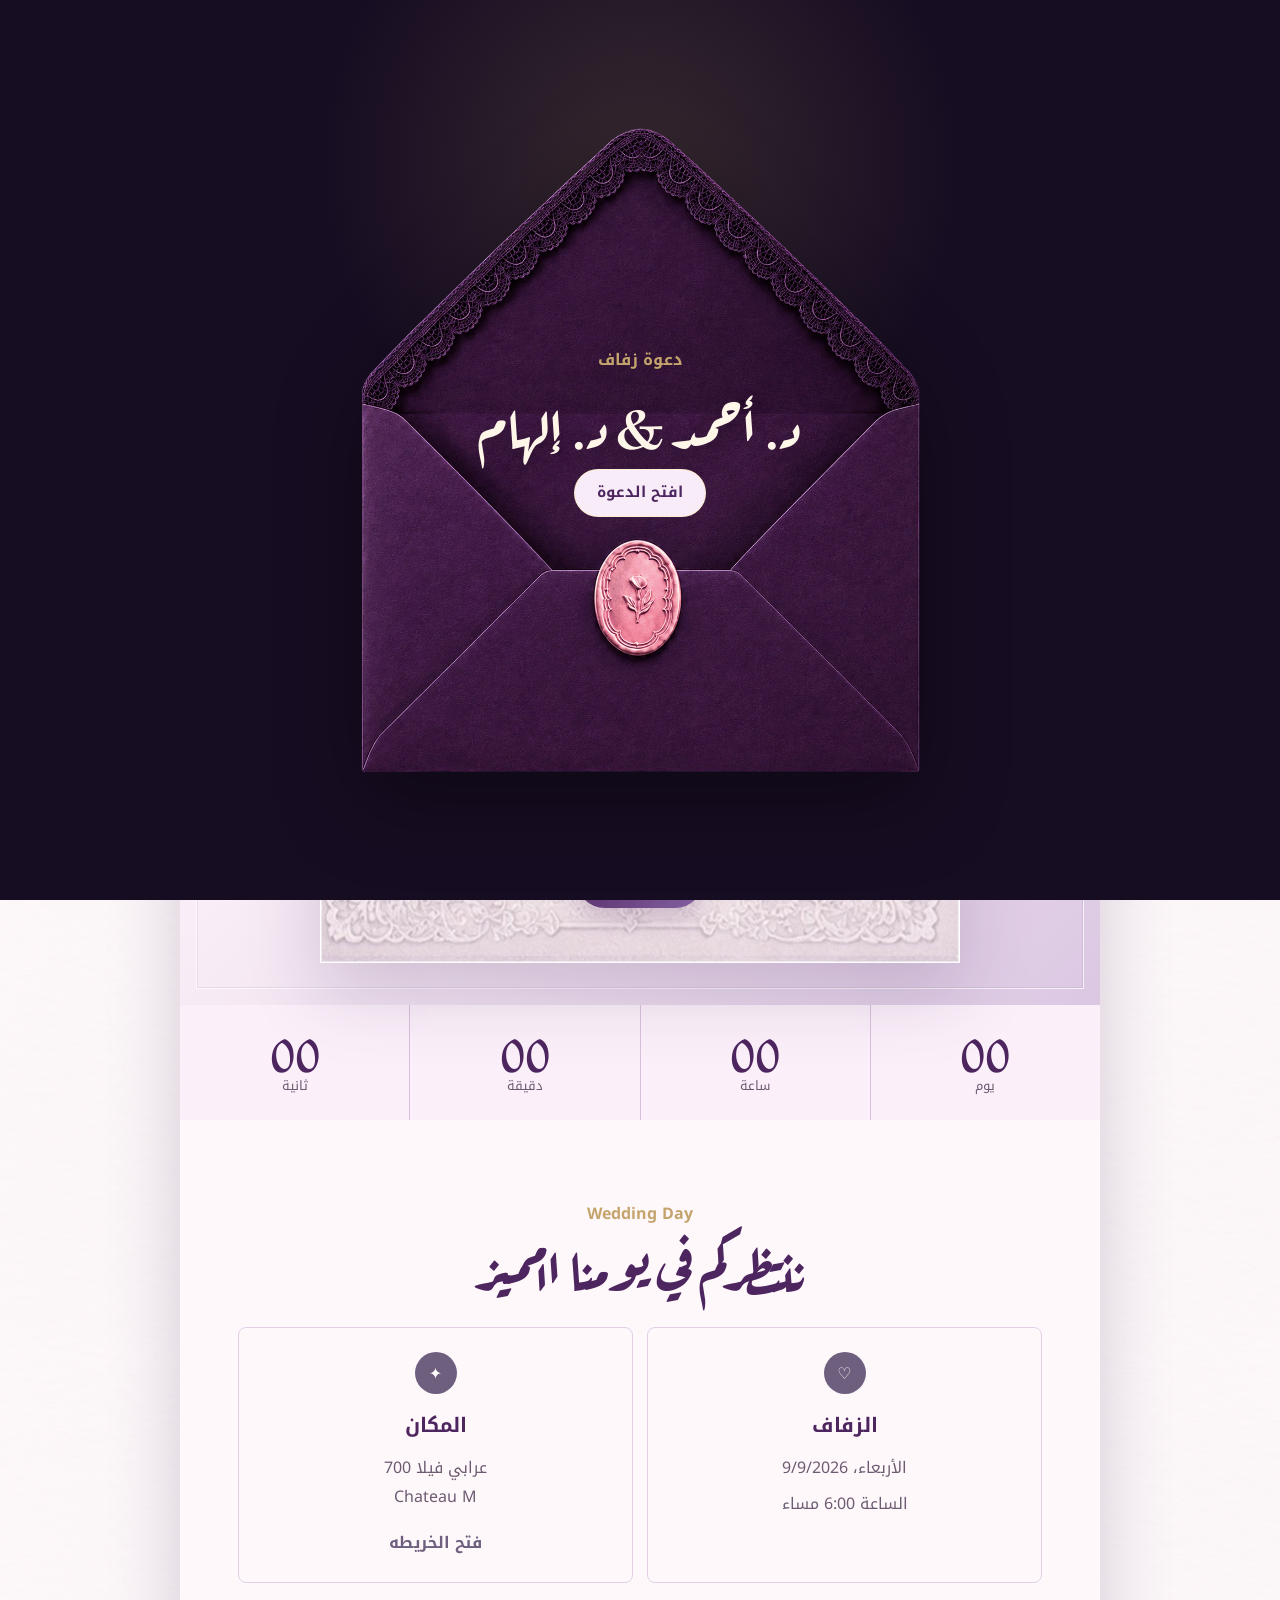
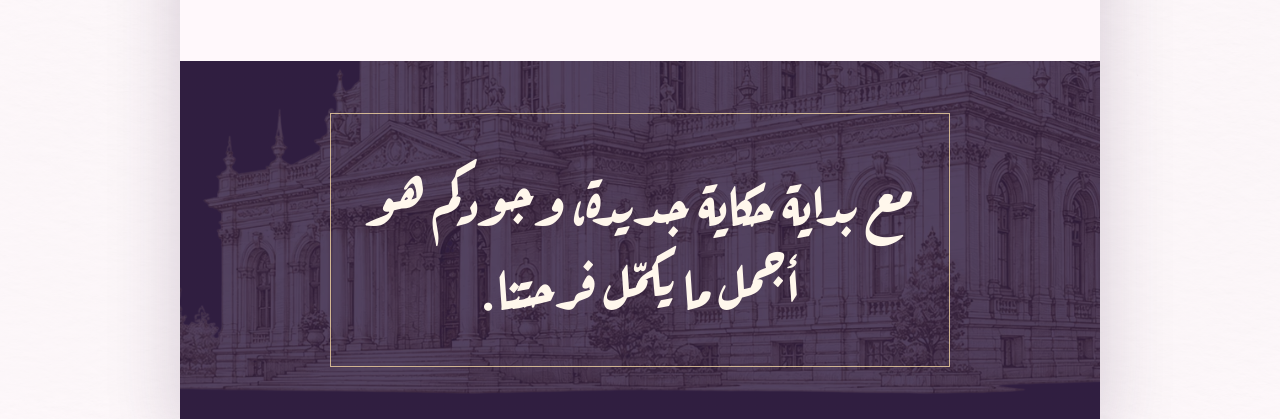
<file: index.html>
<!doctype html>
<html lang="ar" dir="rtl">
  <head>
    <meta charset="UTF-8" />
    <meta name="viewport" content="width=device-width, initial-scale=1.0" />
    <meta name="theme-color" content="#4d255f" />
    <title>دعوة زفاف د. أحمد ود. إلهام</title>
    <meta
      name="description"
      content="يسعدنا دعوتكم لحضور حفل زفاف د. أحمد ود. إلهام — الأربعاء 9 سبتمبر 2026، الساعة 6:00 مساءً."
    />
    <link rel="canonical" href="https://ahmedelhamwedding.vercel.app/" />

    <meta property="og:type" content="website" />
    <meta property="og:locale" content="ar_AR" />
    <meta property="og:site_name" content="Ahmed & Elham Wedding" />
    <meta property="og:title" content="دعوة زفاف د. أحمد ود. إلهام" />
    <meta
      property="og:description"
      content="يسعدنا دعوتكم لحضور حفل زفاف د. أحمد ود. إلهام — الأربعاء 9 سبتمبر 2026، الساعة 6:00 مساءً."
    />
    <meta property="og:url" content="https://ahmedelhamwedding.vercel.app/" />
    <meta
      property="og:image"
      content="https://ahmedelhamwedding.vercel.app/api/wedding-preview-v9"
    />
    <meta
      property="og:image:url"
      content="https://ahmedelhamwedding.vercel.app/api/wedding-preview-v9"
    />
    <meta
      property="og:image:secure_url"
      content="https://ahmedelhamwedding.vercel.app/api/wedding-preview-v9"
    />
    <meta property="og:image:type" content="image/png" />
    <meta property="og:image:width" content="1200" />
    <meta property="og:image:height" content="630" />
    <meta
      property="og:image:alt"
      content="دعوة زفاف أحمد وإلهام بتصميم وردي وبنفسجي"
    />

    <meta name="twitter:card" content="summary_large_image" />
    <meta name="twitter:title" content="دعوة زفاف د. أحمد ود. إلهام" />
    <meta
      name="twitter:description"
      content="الأربعاء 9 سبتمبر 2026 — الساعة 6:00 مساءً"
    />
    <meta
      name="twitter:image"
      content="https://ahmedelhamwedding.vercel.app/api/wedding-preview-v9"
    />

    <link rel="preconnect" href="https://fonts.googleapis.com" />
    <link rel="preconnect" href="https://fonts.gstatic.com" crossorigin />
    <link
      href="https://fonts.googleapis.com/css2?family=Amiri+Quran&family=Aref+Ruqaa:wght@400;700&family=Noto+Kufi+Arabic:wght@400;500;700&family=Reem+Kufi+Ink&display=swap"
      rel="stylesheet"
    />
    <link rel="stylesheet" href="styles.css" />
  </head>
  <body>
    <main class="invitation-shell">
      <section class="hero" id="hero" aria-label="دعوة الزفاف">
        <div class="ornament ornament-top" aria-hidden="true"></div>
        <div class="language-toggle" aria-label="اختيار اللغة">
          <button class="active" type="button">العربية</button>
          <button type="button">English</button>
        </div>

        <div class="invitation-card">
          <div class="card-corner card-corner-top-right" aria-hidden="true"></div>
          <div class="card-corner card-corner-top-left" aria-hidden="true"></div>
          <div class="card-corner card-corner-bottom-right" aria-hidden="true"></div>
          <div class="card-corner card-corner-bottom-left" aria-hidden="true"></div>
          <p class="bismillah">بِسْمِ اللهِ الرَّحْمَنِ الرَّحِيمِ</p>
          <p class="card-verse">
            وَمِنْ آيَاتِهِ أَنْ خَلَقَ لَكُم مِّنْ أَنفُسِكُمْ أَزْوَاجًا لِّتَسْكُنُوا إِلَيْهَا
            وَجَعَلَ بَيْنَكُم مَّوَدَّةً وَرَحْمَةً
          </p>
          <span class="verse-reference">( الروم: ٢١ )</span>

          <div class="card-divider" aria-hidden="true"><span>♡</span></div>

          <div class="invitation-copy hosts-invite" id="invitation-copy">
            <p class="eyebrow" id="eyebrow">بكل الحب والسرور</p>
            <p class="hosts-intro">يتشرف كل من</p>
            <div class="hosts-row">
              <div class="host-name">
                <span>الحاج</span>
                <strong>بحراوي منصور</strong>
              </div>
              <span class="hosts-and">و</span>
              <div class="host-name">
                <span>المهندس</span>
                <strong>عبدالعال علي</strong>
              </div>
            </div>
            <p class="hosts-closing">بدعوتكم لحضور حفل زفاف</p>
            <div class="couple-roles" aria-label="صفة العروسين">
              <span>نجل الأول</span>
              <span></span>
              <span>كريمة الثاني</span>
            </div>
            <h1 class="couple-names">
              <span class="person-name" id="groom-name">د. أحمد</span>
              <span class="names-heart">♡</span>
              <span class="person-name" id="bride-name">د. إلهام</span>
            </h1>
          </div>

          <div class="card-date">
            <strong id="event-day">الأربعاء</strong>
            <span id="event-date-text">9 سبتمبر 2026</span>
            <span id="event-time-text">الساعة 6:00 مساء</span>
          </div>

          <div class="hero-actions">
            <a class="primary-action" id="calendar-link" href="#">حفظ الموعد</a>
          </div>
        </div>
        <div class="ornament ornament-bottom" aria-hidden="true"></div>
      </section>

      <div class="opening-screen" id="opening-screen" aria-label="افتح الدعوة">
        <div class="opening-content">
          <p id="opening-title">دعوة زفاف</p>
          <h2 id="opening-names">د. أحمد & د. إلهام</h2>
          <button type="button" id="open-invitation">افتح الدعوة</button>
        </div>
      </div>

      <section class="countdown-band" aria-label="العد التنازلي">
        <div class="countdown-item">
          <strong id="days">00</strong>
          <span>يوم</span>
        </div>
        <div class="countdown-item">
          <strong id="hours">00</strong>
          <span>ساعة</span>
        </div>
        <div class="countdown-item">
          <strong id="minutes">00</strong>
          <span>دقيقة</span>
        </div>
        <div class="countdown-item">
          <strong id="seconds">00</strong>
          <span>ثانية</span>
        </div>
      </section>

      <section class="details" id="details">
        <p class="section-kicker" id="details-kicker">Wedding Day</p>
        <h2 id="details-title">ننتظركم في يومنا المميز</h2>
        <div class="detail-grid">
          <article class="detail-card">
            <span class="detail-icon" aria-hidden="true">♡</span>
            <h3 id="ceremony-title">الزفاف</h3>
            <p id="ceremony-date">الأربعاء، 9/9/2026</p>
            <p id="ceremony-time">الساعة 6:00 مساء</p>
          </article>
          <article class="detail-card">
            <span class="detail-icon" aria-hidden="true">✦</span>
            <h3 id="venue-title">المكان</h3>
            <p id="venue-name">عرابي فيلا 700<br />Chateau M</p>
            <a class="text-link" id="map-link" href="https://maps.app.goo.gl/3n4PE4BDrfPfru816" target="_blank" rel="noopener noreferrer">فتح الخريطه</a>
          </article>
        </div>
      </section>

      <section class="story-band">
        <div class="story-frame">
          <p id="story-text">مع بداية حكاية جديدة، وجودكم هو أجمل ما يكمّل فرحتنا.</p>
        </div>
      </section>

    </main>

    <script src="script.js"></script>
  </body>
</html>
</file>
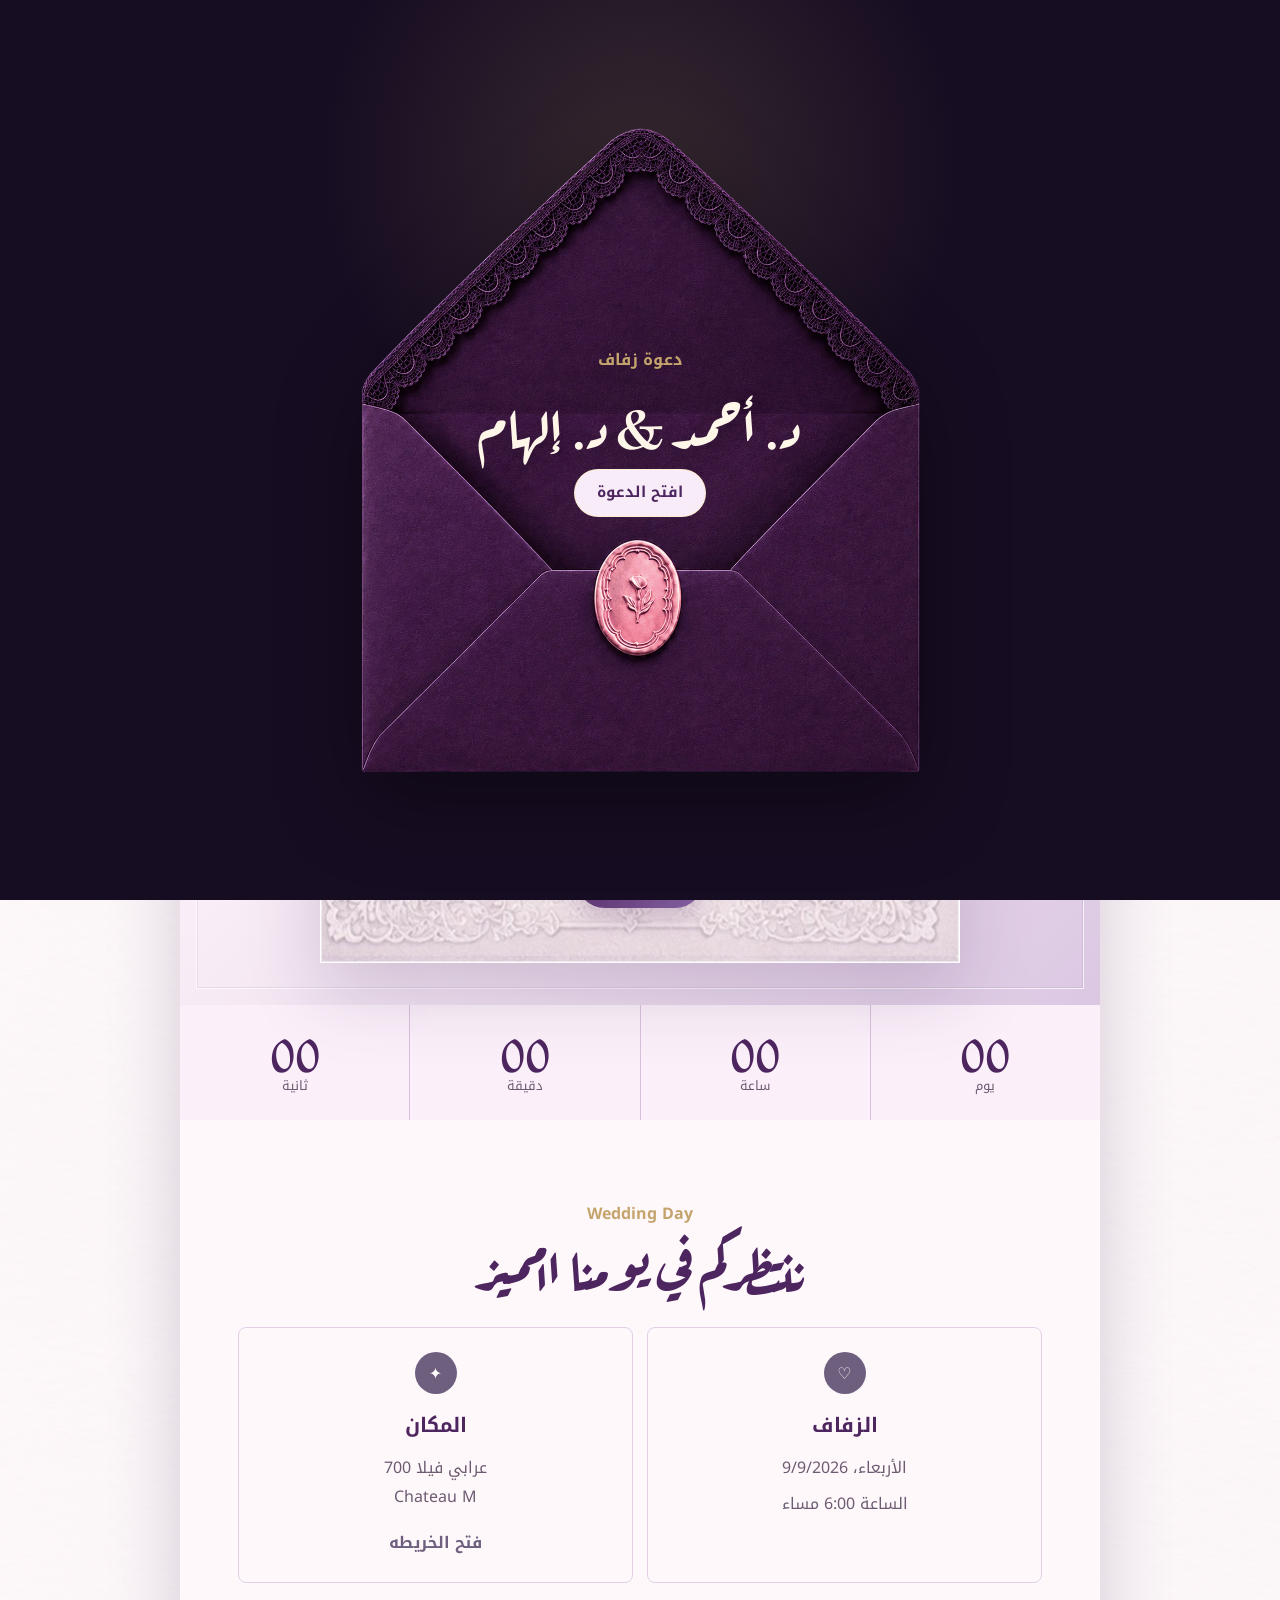
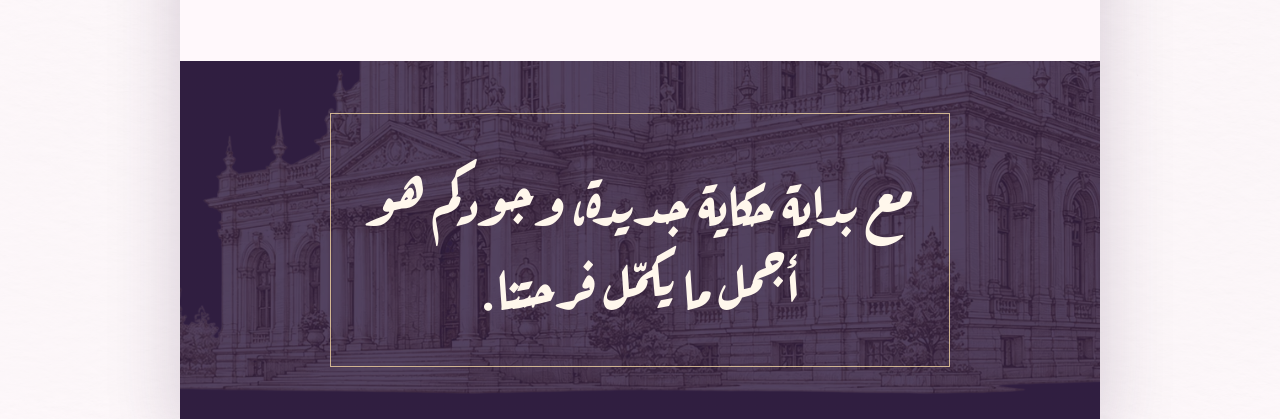
<file: invite/index.html>
<!doctype html>
<html lang="ar" dir="rtl">
<head>
  <meta charset="UTF-8" />
  <meta name="viewport" content="width=device-width, initial-scale=1.0" />
  <title>دعوة زفاف د. أحمد ود. إلهام</title>
  <meta name="description" content="يسعدنا دعوتكم لحضور حفل زفاف د. أحمد ود. إلهام — الأربعاء 9 سبتمبر 2026، الساعة 6:00 مساءً." />

  <meta property="og:type" content="website" />
  <meta property="og:locale" content="ar_AR" />
  <meta property="og:site_name" content="Ahmed & Elham Wedding" />
  <meta property="og:title" content="دعوة زفاف د. أحمد ود. إلهام" />
  <meta property="og:description" content="يسعدنا دعوتكم لحضور حفل زفاف د. أحمد ود. إلهام — الأربعاء 9 سبتمبر 2026، الساعة 6:00 مساءً." />
  <meta property="og:url" content="https://ahmedelhamwedding.vercel.app/invite/" />
  <meta property="og:image" content="https://ahmedelhamwedding.vercel.app/api/wedding-preview-v10" />
  <meta property="og:image:url" content="https://ahmedelhamwedding.vercel.app/api/wedding-preview-v10" />
  <meta property="og:image:secure_url" content="https://ahmedelhamwedding.vercel.app/api/wedding-preview-v10" />
  <meta property="og:image:type" content="image/png" />
  <meta property="og:image:width" content="1200" />
  <meta property="og:image:height" content="630" />
  <meta property="og:image:alt" content="Ahmed and Elham wedding invitation" />

  <meta name="twitter:card" content="summary_large_image" />
  <meta name="twitter:title" content="دعوة زفاف د. أحمد ود. إلهام" />
  <meta name="twitter:description" content="الأربعاء 9 سبتمبر 2026 — الساعة 6:00 مساءً" />
  <meta name="twitter:image" content="https://ahmedelhamwedding.vercel.app/api/wedding-preview-v10" />

  <meta name="theme-color" content="#4d255f" />
</head>
<body style="margin:0;min-height:100vh;display:grid;place-items:center;background:#f4eaf2;color:#4d255f;font-family:Arial,sans-serif;text-align:center">
  <div>
    <h1>دعوة زفاف د. أحمد ود. إلهام</h1>
    <p>جاري فتح الدعوة...</p>
    <p><a href="/" style="color:#4d255f">اضغط هنا إذا لم تفتح تلقائيًا</a></p>
  </div>
  <script>window.location.replace('/');</script>
</body>
</html>
</file>
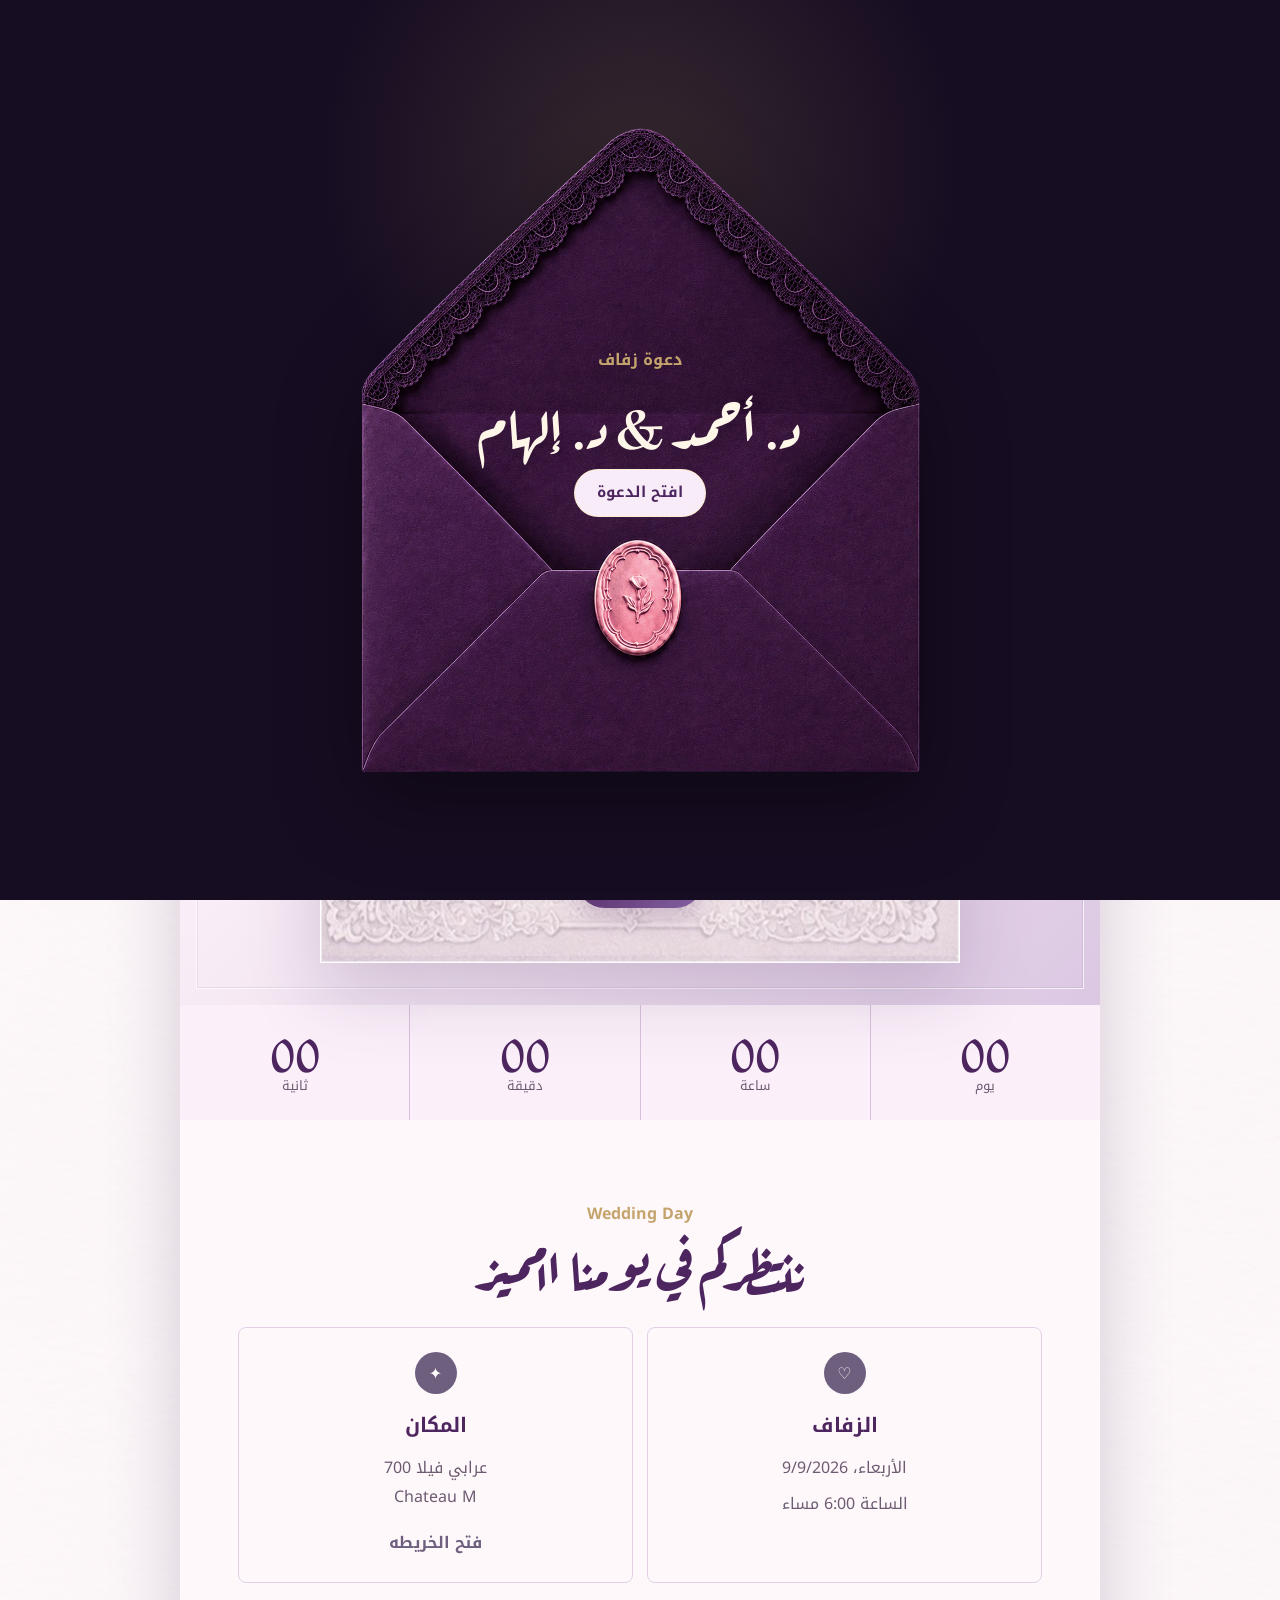
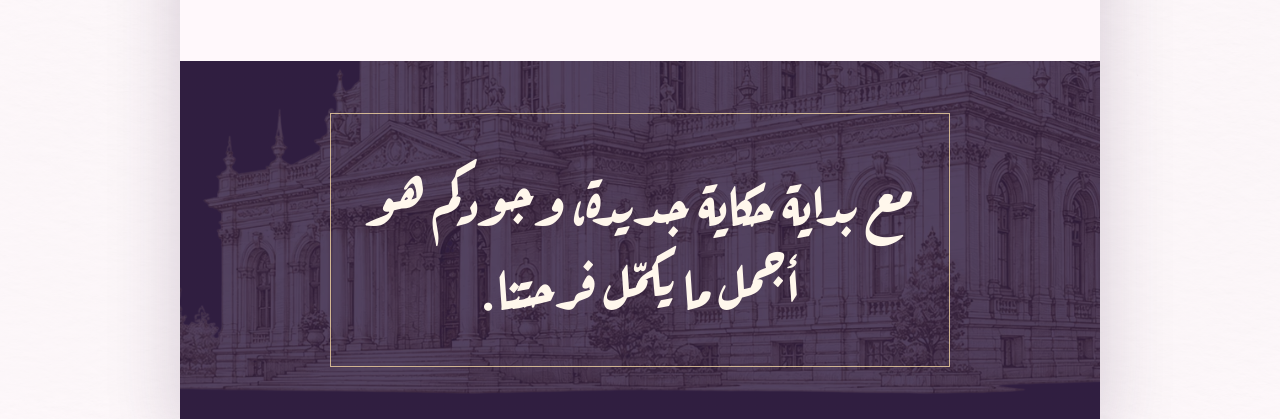
<file: wa/index.html>
<!doctype html>
<html lang="ar" dir="rtl">
<head>
  <meta charset="UTF-8" />
  <meta name="viewport" content="width=device-width, initial-scale=1.0" />
  <title>دعوة زفاف د. أحمد ود. إلهام</title>
  <meta name="description" content="يسعدنا دعوتكم لحضور حفل زفاف د. أحمد ود. إلهام — الأربعاء 9 سبتمبر 2026، الساعة 6:00 مساءً." />
  <meta name="robots" content="index,follow,max-image-preview:large" />

  <meta property="og:type" content="website" />
  <meta property="og:locale" content="ar_AR" />
  <meta property="og:site_name" content="Ahmed & Elham Wedding" />
  <meta property="og:title" content="دعوة زفاف د. أحمد ود. إلهام" />
  <meta property="og:description" content="يسعدنا دعوتكم لحضور حفل زفاف د. أحمد ود. إلهام — الأربعاء 9 سبتمبر 2026، الساعة 6:00 مساءً." />
  <meta property="og:url" content="https://ahmedelhamwedding.vercel.app/wa/" />
  <meta property="og:image" content="https://ahmedelhamwedding.vercel.app/api/wedding-preview-v10" />
  <meta property="og:image:url" content="https://ahmedelhamwedding.vercel.app/api/wedding-preview-v10" />
  <meta property="og:image:secure_url" content="https://ahmedelhamwedding.vercel.app/api/wedding-preview-v10" />
  <meta property="og:image:type" content="image/png" />
  <meta property="og:image:width" content="1200" />
  <meta property="og:image:height" content="630" />
  <meta property="og:image:alt" content="Ahmed and Elham wedding invitation" />
  <link rel="image_src" href="https://ahmedelhamwedding.vercel.app/api/wedding-preview-v10" />

  <meta name="twitter:card" content="summary_large_image" />
  <meta name="twitter:title" content="دعوة زفاف د. أحمد ود. إلهام" />
  <meta name="twitter:description" content="الأربعاء 9 سبتمبر 2026 — الساعة 6:00 مساءً" />
  <meta name="twitter:image" content="https://ahmedelhamwedding.vercel.app/api/wedding-preview-v10" />
  <meta name="theme-color" content="#4d255f" />
</head>
<body style="margin:0;min-height:100vh;display:grid;place-items:center;background:#f4e7f1;color:#4d255f;font-family:Arial,sans-serif;text-align:center">
  <main>
    <h1>دعوة زفاف د. أحمد ود. إلهام</h1>
    <p>جاري فتح الدعوة…</p>
    <p><a href="/" style="color:#4d255f">اضغط هنا إذا لم تفتح تلقائيًا</a></p>
  </main>
  <script>setTimeout(function(){ window.location.replace('/'); }, 100);</script>
</body>
</html>
</file>
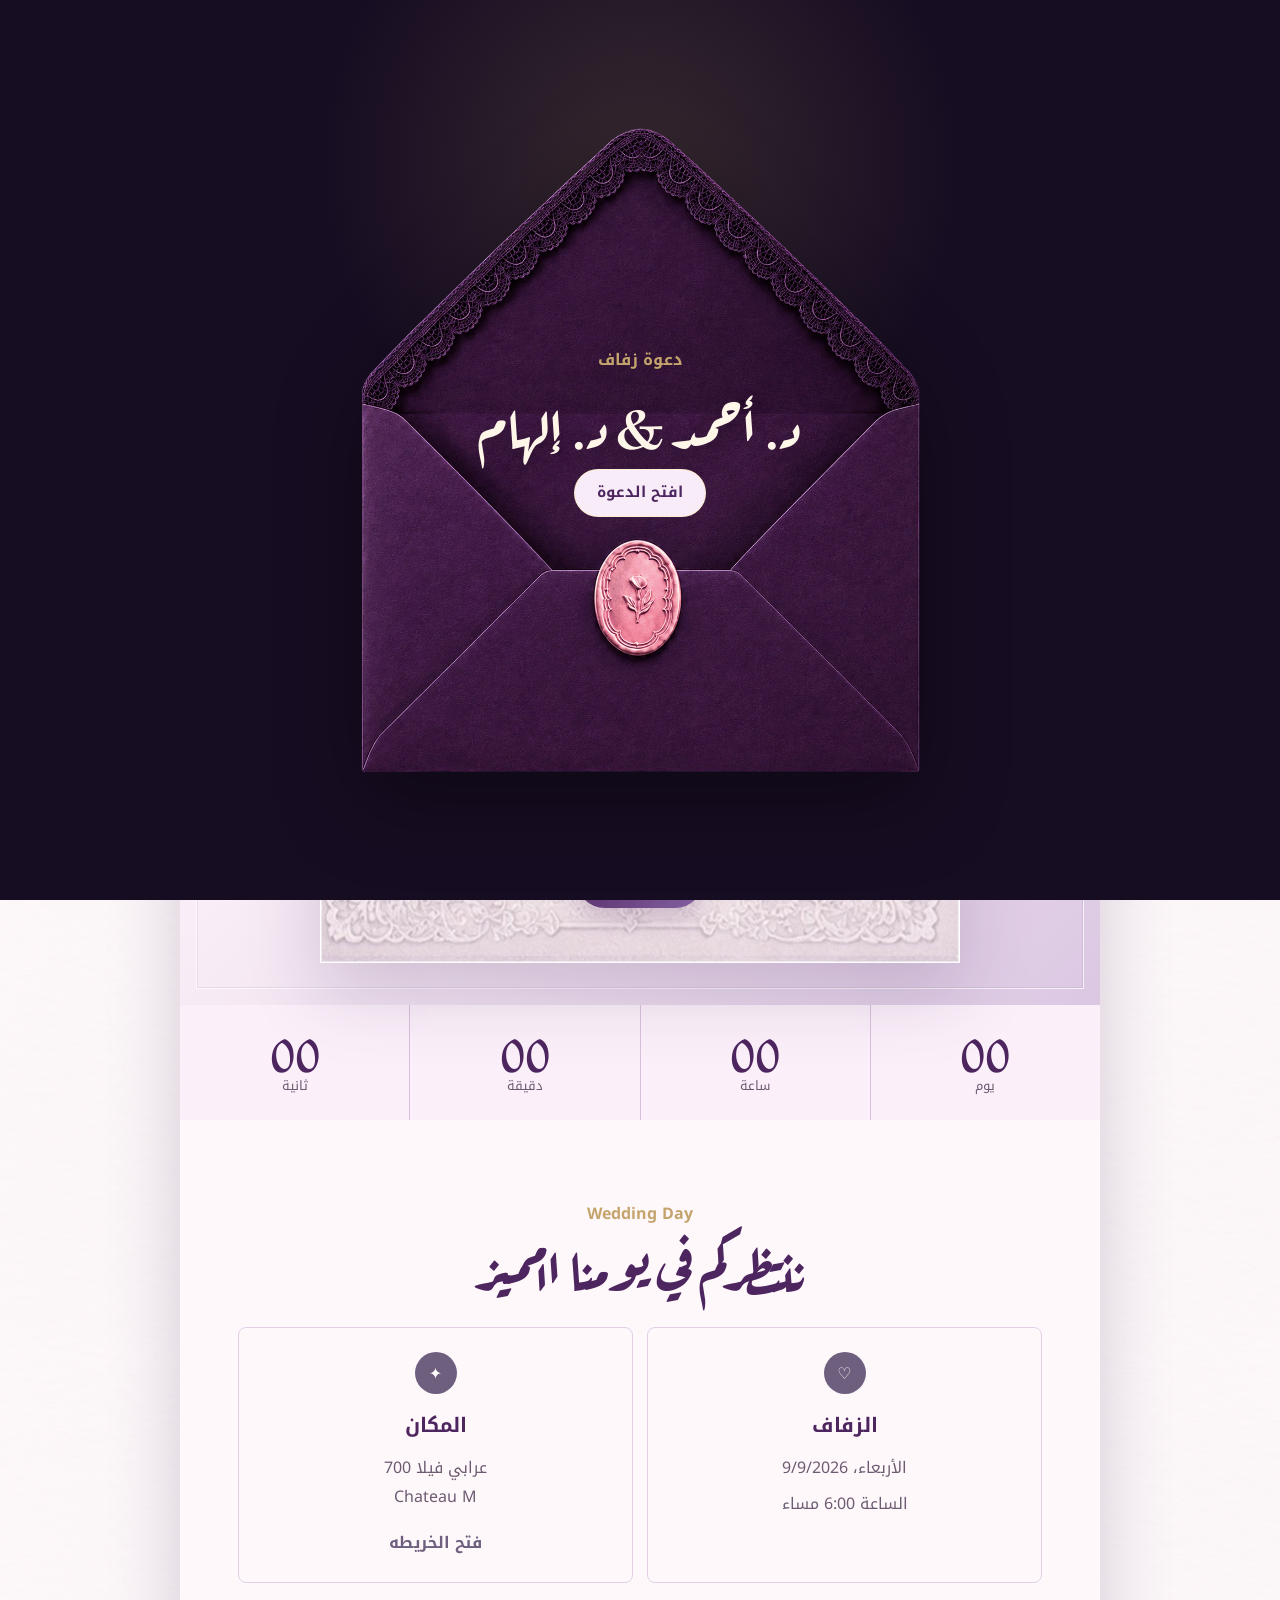
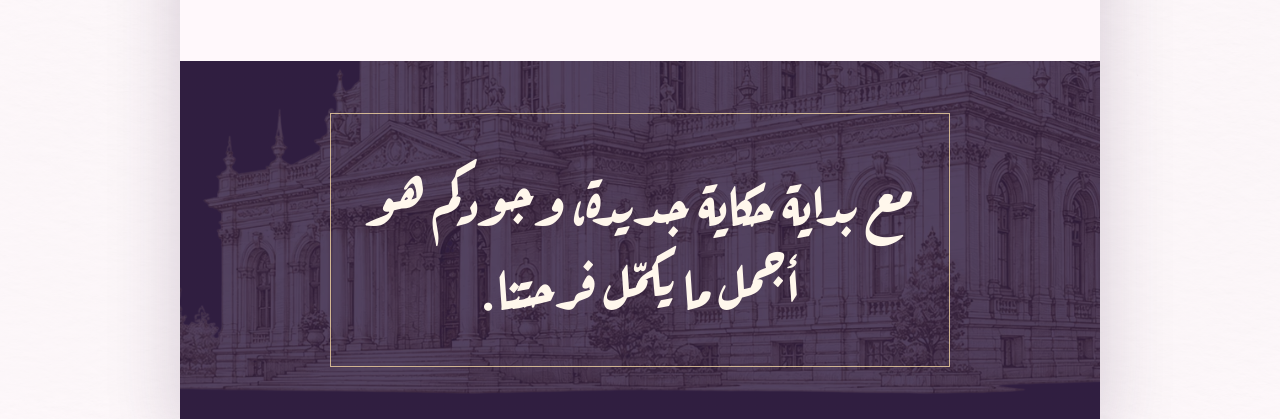
<file: wa3/index.html>
<!doctype html>
<html lang="ar" dir="rtl">
<head>
  <meta charset="UTF-8" />
  <meta name="viewport" content="width=device-width, initial-scale=1.0" />
  <title>دعوة زفاف د. أحمد ود. إلهام</title>
  <meta name="description" content="يسعدنا دعوتكم لحضور حفل زفاف د. أحمد ود. إلهام — الأربعاء 9 سبتمبر 2026، الساعة 6:00 مساءً." />
  <meta name="robots" content="index,follow,max-image-preview:large" />

  <meta property="og:type" content="website" />
  <meta property="og:locale" content="ar_AR" />
  <meta property="og:site_name" content="Ahmed & Elham Wedding" />
  <meta property="og:title" content="دعوة زفاف د. أحمد ود. إلهام" />
  <meta property="og:description" content="يسعدنا دعوتكم لحضور حفل زفاف د. أحمد ود. إلهام — الأربعاء 9 سبتمبر 2026، الساعة 6:00 مساءً." />
  <meta property="og:url" content="https://ahmedelhamwedding.vercel.app/wa3/" />
  <meta property="og:image" content="https://ahmedelhamwedding.vercel.app/assets/whatsapp-preview-final.jpg" />
  <meta property="og:image:url" content="https://ahmedelhamwedding.vercel.app/assets/whatsapp-preview-final.jpg" />
  <meta property="og:image:secure_url" content="https://ahmedelhamwedding.vercel.app/assets/whatsapp-preview-final.jpg" />
  <meta property="og:image:type" content="image/jpeg" />
  <meta property="og:image:width" content="600" />
  <meta property="og:image:height" content="315" />
  <meta property="og:image:alt" content="Ahmed and Elham wedding invitation" />
  <link rel="image_src" href="https://ahmedelhamwedding.vercel.app/assets/whatsapp-preview-final.jpg" />

  <meta name="twitter:card" content="summary_large_image" />
  <meta name="twitter:title" content="دعوة زفاف د. أحمد ود. إلهام" />
  <meta name="twitter:description" content="الأربعاء 9 سبتمبر 2026 — الساعة 6:00 مساءً" />
  <meta name="twitter:image" content="https://ahmedelhamwedding.vercel.app/assets/whatsapp-preview-final.jpg" />
  <meta name="theme-color" content="#4d255f" />
</head>
<body style="margin:0;min-height:100vh;display:grid;place-items:center;background:#f4e7f1;color:#4d255f;font-family:Arial,sans-serif;text-align:center">
  <main>
    <h1>دعوة زفاف د. أحمد ود. إلهام</h1>
    <p>جاري فتح الدعوة…</p>
    <p><a href="/" style="color:#4d255f">اضغط هنا إذا لم تفتح تلقائيًا</a></p>
  </main>
  <script>setTimeout(function(){ window.location.replace('/'); }, 150);</script>
</body>
</html>
</file>
<file: styles.css>
:root {
  --wine: #4d255f;
  --red: #8661a2;
  --rose: #ead6ee;
  --paper: #fff8fb;
  --ink: #27172f;
  --muted: #6d5b72;
  --gold: #c4a46c;
  --green: #6f5f7f;
  --shadow: 0 24px 70px rgba(55, 28, 70, 0.2);
}

* {
  box-sizing: border-box;
}

html {
  scroll-behavior: smooth;
}

body {
  margin: 0;
  min-height: 100vh;
  color: var(--ink);
  background:
    linear-gradient(rgba(255, 248, 251, 0.84), rgba(255, 248, 251, 0.84)),
    url("assets/paper.webp") center/440px,
    var(--paper);
  font-family: "Noto Kufi Arabic", system-ui, sans-serif;
}

a {
  color: inherit;
}

.invitation-shell {
  max-width: 920px;
  margin: 0 auto;
  overflow: hidden;
  background: var(--paper);
  box-shadow: var(--shadow);
}

.hero {
  position: relative;
  min-height: 100vh;
  display: grid;
  align-content: center;
  justify-items: center;
  gap: 18px;
  padding: clamp(24px, 5vw, 42px) 18px;
  text-align: center;
  color: var(--ink);
  background:
    radial-gradient(circle at 20% 16%, rgba(255, 255, 255, 0.72), transparent 20rem),
    radial-gradient(circle at 84% 22%, rgba(221, 197, 230, 0.58), transparent 22rem),
    linear-gradient(135deg, #eaddea 0%, #f9eef7 48%, #dbc7e2 100%);
}

.hero::before {
  content: "";
  position: absolute;
  inset: 16px;
  border: 1px solid rgba(255, 255, 255, 0.74);
  box-shadow: inset 0 0 0 1px rgba(127, 92, 146, 0.12);
  pointer-events: none;
}

.hero::after {
  content: "";
  position: absolute;
  right: -92px;
  bottom: -90px;
  width: min(420px, 72vw);
  aspect-ratio: 0.43;
  background: url("assets/flower2-decoration.webp") center/contain no-repeat;
  filter: hue-rotate(-42deg) saturate(0.72) brightness(1.08);
  opacity: 0.62;
  pointer-events: none;
  display: none;
}

.language-toggle {
  position: absolute;
  top: 26px;
  left: 28px;
  z-index: 2;
  display: inline-flex;
  overflow: hidden;
  border: 1px solid rgba(255, 241, 216, 0.45);
  border-radius: 999px;
  background: rgba(39, 18, 51, 0.36);
  backdrop-filter: blur(10px);
  display: none;
}

.language-toggle button {
  border: 0;
  padding: 8px 14px;
  color: #fff2df;
  background: transparent;
  font: 600 12px/1 "Noto Kufi Arabic", sans-serif;
  cursor: pointer;
}

.language-toggle .active {
  color: var(--wine);
  background: #f7ecf7;
}

.eyebrow,
.section-kicker {
  margin: 0;
  color: var(--gold);
  font-weight: 700;
  letter-spacing: 0;
}

.eyebrow {
  color: #fff2c7;
  text-shadow: 0 3px 14px rgba(20, 6, 28, 0.72);
}

.invitation-card .eyebrow {
  color: var(--wine);
  font-size: clamp(13px, 2.4vw, 16px);
  text-shadow: none;
}

h1,
h2,
h3,
p {
  margin-top: 0;
}

h1 {
  display: grid;
  gap: 8px;
  margin-bottom: 0;
  font-family: "Aref Ruqaa", serif;
  font-size: clamp(58px, 15vw, 124px);
  line-height: 0.95;
  text-shadow: 0 8px 36px rgba(20, 6, 28, 0.44);
  z-index: 1;
}

h1 span {
  color: var(--gold);
  font-size: 0.52em;
}

.invitation-copy {
  max-width: 560px;
  margin-bottom: 0;
  color: #fff3e4;
  font-size: clamp(17px, 3vw, 24px);
  line-height: 1.9;
  z-index: 1;
}

.invitation-card {
  position: relative;
  z-index: 1;
  display: grid;
  justify-items: center;
  gap: clamp(10px, 1.6vw, 15px);
  width: min(640px, calc(100vw - 28px));
  min-height: min(920px, calc(100vh - 48px));
  aspect-ratio: 578 / 832;
  padding: clamp(58px, 8vw, 86px) clamp(30px, 7vw, 64px) clamp(34px, 6vw, 54px);
  overflow: hidden;
  color: var(--wine);
  background:
    linear-gradient(rgba(255, 250, 253, 0.16), rgba(255, 250, 253, 0.24)),
    url("assets/invitation-card-bg.webp") center/cover no-repeat,
    #f7eaf5;
  border: 1px solid rgba(255, 255, 255, 0.92);
  box-shadow:
    0 30px 70px rgba(61, 28, 78, 0.18),
    inset 0 0 0 1px rgba(255, 255, 255, 0.5);
}

.invitation-card::before {
  content: "";
  position: absolute;
  inset: clamp(40px, 6vw, 62px) clamp(30px, 5vw, 48px);
  background:
    radial-gradient(circle at 50% 20%, rgba(255, 255, 255, 0.34), transparent 13rem),
    rgba(255, 249, 253, 0.2);
  border: 1px solid rgba(112, 76, 132, 0.18);
  border-radius: 16px;
  box-shadow:
    inset 0 0 0 1px rgba(255, 255, 255, 0.44),
    inset 0 0 34px rgba(255, 255, 255, 0.22);
  pointer-events: none;
}

.invitation-card::after {
  display: none;
}

.card-corner {
  display: none;
}

.card-corner::before,
.card-corner::after {
  content: "";
  position: absolute;
  border: 1px solid rgba(255, 255, 255, 0.86);
}

.card-corner::before {
  inset: 14px;
}

.card-corner::after {
  inset: 28px;
  border-radius: 50%;
}

.card-corner-top-right {
  top: 16px;
  right: 16px;
  border-left: 0;
  border-bottom: 0;
  border-radius: 0 22px 0 0;
}

.card-corner-top-left {
  top: 16px;
  left: 16px;
  border-right: 0;
  border-bottom: 0;
  border-radius: 22px 0 0 0;
}

.card-corner-bottom-right {
  right: 16px;
  bottom: 16px;
  border-left: 0;
  border-top: 0;
  border-radius: 0 0 22px 0;
}

.card-corner-bottom-left {
  left: 16px;
  bottom: 16px;
  border-right: 0;
  border-top: 0;
  border-radius: 0 0 0 22px;
}

.bismillah {
  position: relative;
  z-index: 1;
  margin: 0;
  color: #654174;
  font: 400 clamp(20px, 3.8vw, 30px) / 1.65 "Amiri Quran", "Aref Ruqaa", serif;
}

.card-verse {
  position: relative;
  z-index: 1;
  max-width: 500px;
  margin: 0;
  color: #584060;
  font: 500 clamp(13px, 2.3vw, 17px) / 1.85 "Noto Kufi Arabic", sans-serif;
}

.verse-reference {
  position: relative;
  z-index: 1;
  color: #765987;
  font-size: clamp(10px, 1.9vw, 12px);
}

.card-divider {
  position: relative;
  z-index: 1;
  display: grid;
  grid-template-columns: 1fr auto 1fr;
  align-items: center;
  gap: 10px;
  width: min(240px, 60%);
  color: #8b6fa0;
}

.card-divider::before,
.card-divider::after {
  content: "";
  height: 1px;
  background: linear-gradient(90deg, transparent, rgba(127, 92, 146, 0.44));
}

.card-divider::after {
  background: linear-gradient(90deg, rgba(127, 92, 146, 0.44), transparent);
}

.hosts-invite {
  position: relative;
  z-index: 1;
  display: grid;
  justify-items: center;
  gap: clamp(5px, 1.2vw, 8px);
  max-width: 560px;
  color: var(--wine);
}

.hosts-invite p {
  margin: 0;
}

.hosts-intro {
  color: #5e4a67;
  font-size: clamp(12px, 2.2vw, 15px);
}

.hosts-row {
  display: grid;
  grid-template-columns: minmax(0, 1fr) auto minmax(0, 1fr);
  align-items: center;
  gap: clamp(14px, 4vw, 32px);
  width: min(560px, 100%);
}

.host-name {
  display: grid;
  gap: 4px;
  min-width: 0;
}

.host-name span {
  color: #5e4a67;
  font-size: clamp(11px, 2.1vw, 13px);
  text-shadow: none;
}

.host-name strong {
  color: #4b2760;
  font-family: "Noto Kufi Arabic", sans-serif;
  font-size: clamp(15px, 3vw, 22px);
  line-height: 1.45;
  font-weight: 700;
}

.hosts-and {
  color: #7f5a94;
  font: 700 clamp(17px, 3.8vw, 26px) / 1 "Aref Ruqaa", serif;
  text-shadow: none;
}

.hosts-closing {
  max-width: 520px;
  color: #5e4a67;
  font-size: clamp(12px, 2.3vw, 15px);
}

.couple-roles {
  display: grid;
  grid-template-columns: minmax(0, 1fr) auto minmax(0, 1fr);
  width: min(560px, 100%);
  gap: clamp(14px, 4vw, 32px);
  color: #6d5b72;
  font-size: clamp(12px, 2.3vw, 15px);
}

.couple-names {
  display: grid;
  grid-template-columns: minmax(0, 1fr) auto minmax(0, 1fr);
  align-items: center;
  width: min(620px, 100%);
  gap: clamp(10px, 2.7vw, 22px);
  margin: 0;
  color: #6a3a82;
  font-size: clamp(40px, 8.1vw, 66px);
  line-height: 1.15;
  text-shadow: none;
}

.couple-names .person-name {
  min-width: 0;
  color: #6a3a82;
  font-family: "Aref Ruqaa", "Amiri Quran", serif;
  font-weight: 700;
  font-size: 1em;
  text-align: center;
  overflow-wrap: anywhere;
}

.couple-names .names-heart {
  color: #9b75aa;
  font-family: "Aref Ruqaa", serif;
  font-size: 0.46em;
  line-height: 1;
}

.card-date {
  position: relative;
  z-index: 1;
  display: grid;
  gap: 4px;
  margin-top: 2px;
  color: #584060;
  font-size: clamp(13px, 2.4vw, 17px);
  line-height: 1.7;
}

.card-date strong,
.card-date span {
  display: block;
}

.card-date strong {
  font-family: "Noto Kufi Arabic", sans-serif;
}

.date-panel {
  display: grid;
  grid-template-columns: repeat(2, minmax(0, 1fr));
  width: min(620px, 100%);
  border: 1px solid rgba(247, 216, 159, 0.66);
  background: rgba(39, 18, 51, 0.4);
  backdrop-filter: blur(12px);
  z-index: 1;
}

.date-panel div {
  padding: 18px 16px;
}

.date-panel div + div {
  border-right: 1px solid rgba(247, 216, 159, 0.36);
}

.date-panel strong,
.date-panel span {
  display: block;
}

.date-panel strong {
  font-size: clamp(21px, 5vw, 32px);
  font-family: "Aref Ruqaa", serif;
}

.date-panel span {
  color: #f6dcc5;
  font-size: 13px;
}

.hero-actions {
  display: flex;
  flex-wrap: wrap;
  justify-content: center;
  gap: 12px;
  z-index: 1;
}

.invitation-card .hero-actions {
  display: flex;
  margin-top: 2px;
}

.primary-action,
.secondary-action,
form button {
  min-height: 48px;
  padding: 13px 22px;
  border-radius: 999px;
  text-decoration: none;
  font-weight: 700;
}

.primary-action,
form button {
  border: 0;
  color: var(--wine);
  background: #f7ecf7;
  cursor: pointer;
}

.invitation-card .primary-action {
  min-height: 42px;
  padding: 10px 22px;
  color: #fff8fb;
  background: linear-gradient(135deg, #4d255f, #8661a2);
  box-shadow: 0 10px 26px rgba(77, 37, 95, 0.22);
  font-size: 14px;
  line-height: 1.2;
}

.secondary-action {
  border: 1px solid rgba(255, 242, 223, 0.72);
  color: #fff2df;
}

.ornament {
  position: absolute;
  width: 180px;
  height: 64px;
  border: solid rgba(246, 212, 148, 0.72);
  pointer-events: none;
  z-index: 1;
  display: none;
}

.opening-screen {
  position: fixed;
  inset: 0;
  z-index: 50;
  display: grid;
  place-items: center;
  padding: 22px;
  background:
    radial-gradient(circle at 50% 18%, rgba(196, 164, 108, 0.18), transparent 20rem),
    #170d22;
  transition: opacity 600ms ease, visibility 600ms ease;
}

.opening-screen.hidden {
  opacity: 0;
  visibility: hidden;
  pointer-events: none;
}

.opening-screen::before {
  content: "";
  position: absolute;
  background-repeat: no-repeat;
  background-size: contain;
  background-position: center;
  pointer-events: none;
}

.opening-screen::before {
  width: min(560px, 96vw);
  aspect-ratio: 0.87;
  background-image: url("assets/envelope-background.webp");
  filter: hue-rotate(-58deg) saturate(0.86) drop-shadow(0 28px 42px rgba(0, 0, 0, 0.38));
}

.opening-content {
  position: relative;
  z-index: 2;
  display: grid;
  justify-items: center;
  gap: 12px;
  margin-top: -40px;
  color: #fff6ea;
  text-align: center;
}

.opening-content p {
  margin: 0;
  color: var(--gold);
  font-weight: 700;
}

.opening-content h2 {
  margin: 0;
  color: #fff6ea;
  text-shadow: 0 8px 24px rgba(0, 0, 0, 0.42);
}

.opening-content button {
  min-height: 48px;
  border: 1px solid rgba(255, 238, 202, 0.78);
  border-radius: 999px;
  padding: 12px 22px;
  color: var(--wine);
  background: #f7ecf7;
  font: 700 15px/1 "Noto Kufi Arabic", sans-serif;
  cursor: pointer;
}

.ornament-top {
  top: 28px;
  right: 30px;
  border-width: 2px 2px 0 0;
}

.ornament-bottom {
  bottom: 28px;
  left: 30px;
  border-width: 0 0 2px 2px;
}

.countdown-band {
  display: grid;
  grid-template-columns: repeat(4, 1fr);
  gap: 1px;
  background: #d7c0dd;
}

.countdown-item {
  display: grid;
  justify-items: center;
  padding: 22px 8px;
  background: #fbf0fa;
}

.countdown-item strong {
  color: var(--wine);
  font: 700 clamp(28px, 7vw, 46px) / 1 "Aref Ruqaa", serif;
}

.countdown-item span {
  color: var(--muted);
  font-size: 13px;
}

.details {
  padding: clamp(44px, 8vw, 78px) clamp(18px, 5vw, 58px);
  text-align: center;
}

h2 {
  margin-bottom: 28px;
  font: 700 clamp(31px, 7vw, 56px) / 1.25 "Aref Ruqaa", serif;
  color: var(--wine);
}

.detail-grid {
  display: grid;
  grid-template-columns: repeat(auto-fit, minmax(230px, 1fr));
  gap: 14px;
}

.detail-card {
  min-height: 210px;
  padding: 24px 18px;
  border: 1px solid #e3cfe7;
  border-radius: 8px;
  background: #fff8fb;
}

.detail-icon {
  display: inline-grid;
  place-items: center;
  width: 42px;
  height: 42px;
  margin-bottom: 12px;
  border-radius: 50%;
  color: #fff;
  background: var(--green);
}

h3 {
  margin-bottom: 10px;
  color: var(--wine);
  font-size: 20px;
}

.detail-card p {
  margin-bottom: 7px;
  color: var(--muted);
  line-height: 1.8;
}

.text-link {
  display: inline-block;
  margin-top: 8px;
  color: var(--green);
  font-weight: 700;
  text-decoration: none;
}

.story-band {
  padding: 52px 18px;
  color: #fff7ec;
  background:
    linear-gradient(rgba(50, 31, 67, 0.84), rgba(50, 31, 67, 0.84)),
    url("assets/castle-background.webp") center bottom/120% auto no-repeat,
    #261934;
  text-align: center;
}

.story-frame {
  max-width: 620px;
  margin: 0 auto;
  padding: 42px 28px;
  border: 1px solid rgba(250, 220, 166, 0.76);
}

.story-frame p {
  margin: 0;
  font: 700 clamp(29px, 7vw, 58px) / 1.45 "Aref Ruqaa", serif;
}

form {
  display: grid;
  gap: 16px;
  max-width: 560px;
  margin: 0 auto;
  text-align: right;
}

label {
  display: grid;
  gap: 8px;
  color: var(--muted);
  font-weight: 700;
}

input,
textarea {
  width: 100%;
  border: 1px solid #dfc7e3;
  border-radius: 8px;
  padding: 14px 16px;
  color: var(--ink);
  background: #fffafb;
  font: 500 15px/1.7 "Noto Kufi Arabic", sans-serif;
}

textarea {
  resize: vertical;
}

form button {
  justify-self: center;
  min-width: 210px;
  color: #fff;
  background: var(--wine);
}

@media (max-width: 720px) {
  .invitation-shell {
    max-width: none;
  }

  .hero {
    min-height: 100vh;
    padding: 28px 18px;
    background-position: center top;
  }

  .hero::after {
    right: -110px;
    width: min(310px, 70vw);
  }

  .language-toggle {
    left: 50%;
    transform: translateX(-50%);
  }

  .invitation-card {
    width: min(430px, 100%);
    min-height: 760px;
    padding: 56px 28px 36px;
    gap: 9px;
  }

  .invitation-card::before {
    inset: 44px 23px 34px;
  }

  .bismillah {
    font-size: clamp(19px, 5.3vw, 24px);
  }

  .card-verse {
    max-width: 330px;
    font-size: clamp(11.5px, 3.1vw, 14px);
    line-height: 1.78;
  }

  .verse-reference {
    font-size: 10px;
  }

  .card-divider {
    width: min(180px, 58%);
    gap: 8px;
  }

  .hosts-invite {
    gap: 5px;
  }

  .hosts-intro,
  .hosts-closing,
  .couple-roles {
    font-size: clamp(10.5px, 2.8vw, 12.5px);
  }

  .host-name span {
    font-size: clamp(10px, 2.6vw, 11.5px);
  }

  .host-name strong {
    font-size: clamp(13px, 3.5vw, 16px);
  }

  .couple-names {
    gap: 8px;
    font-size: clamp(32px, 8.8vw, 42px);
  }

  .card-date {
    gap: 3px;
    font-size: clamp(12px, 3vw, 14px);
    line-height: 1.55;
  }

  .invitation-card .primary-action {
    min-height: 38px;
    padding: 9px 18px;
    font-size: 13px;
  }

  .date-panel,
  .detail-grid {
    grid-template-columns: 1fr;
  }

  .hosts-row {
    gap: 10px;
  }

  .date-panel div + div {
    border-top: 1px solid rgba(247, 216, 159, 0.36);
    border-right: 0;
  }

  .countdown-band {
    grid-template-columns: repeat(2, 1fr);
  }

  .ornament {
    width: 96px;
  }
}
</file>
